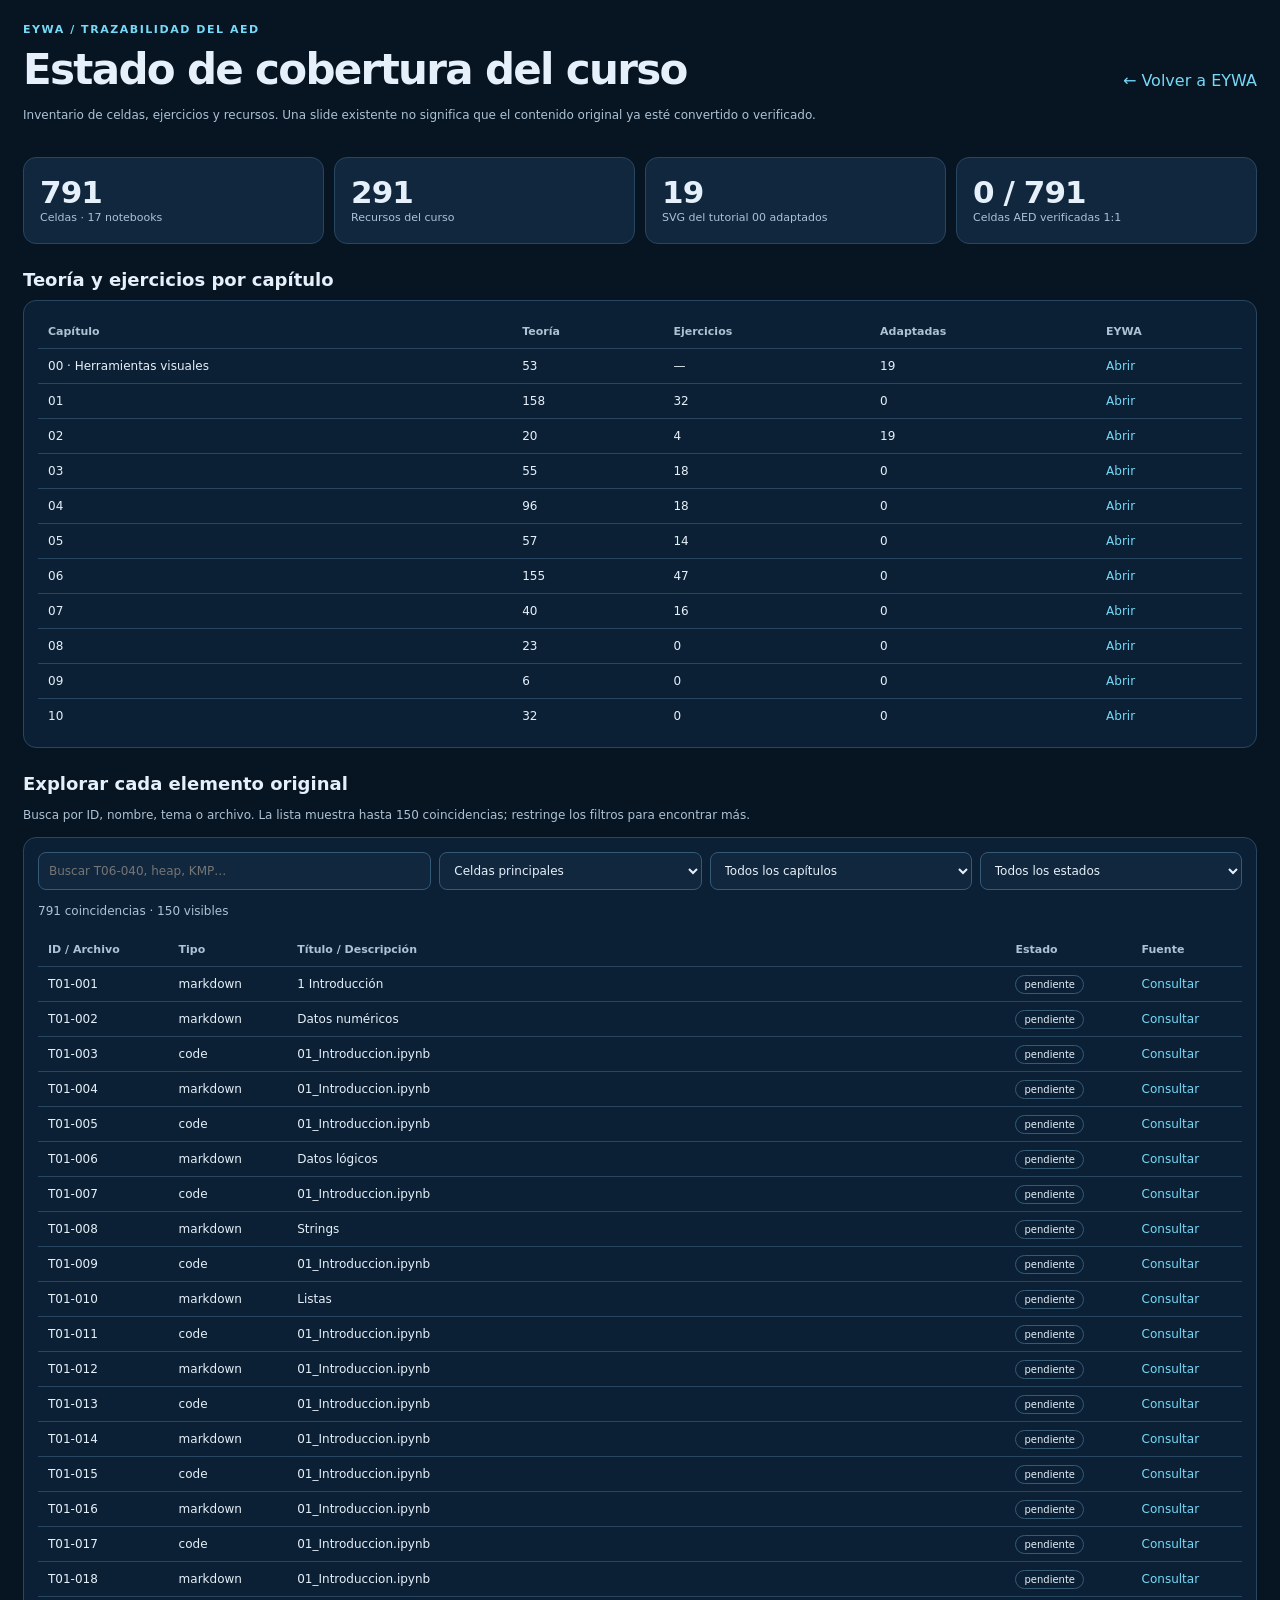
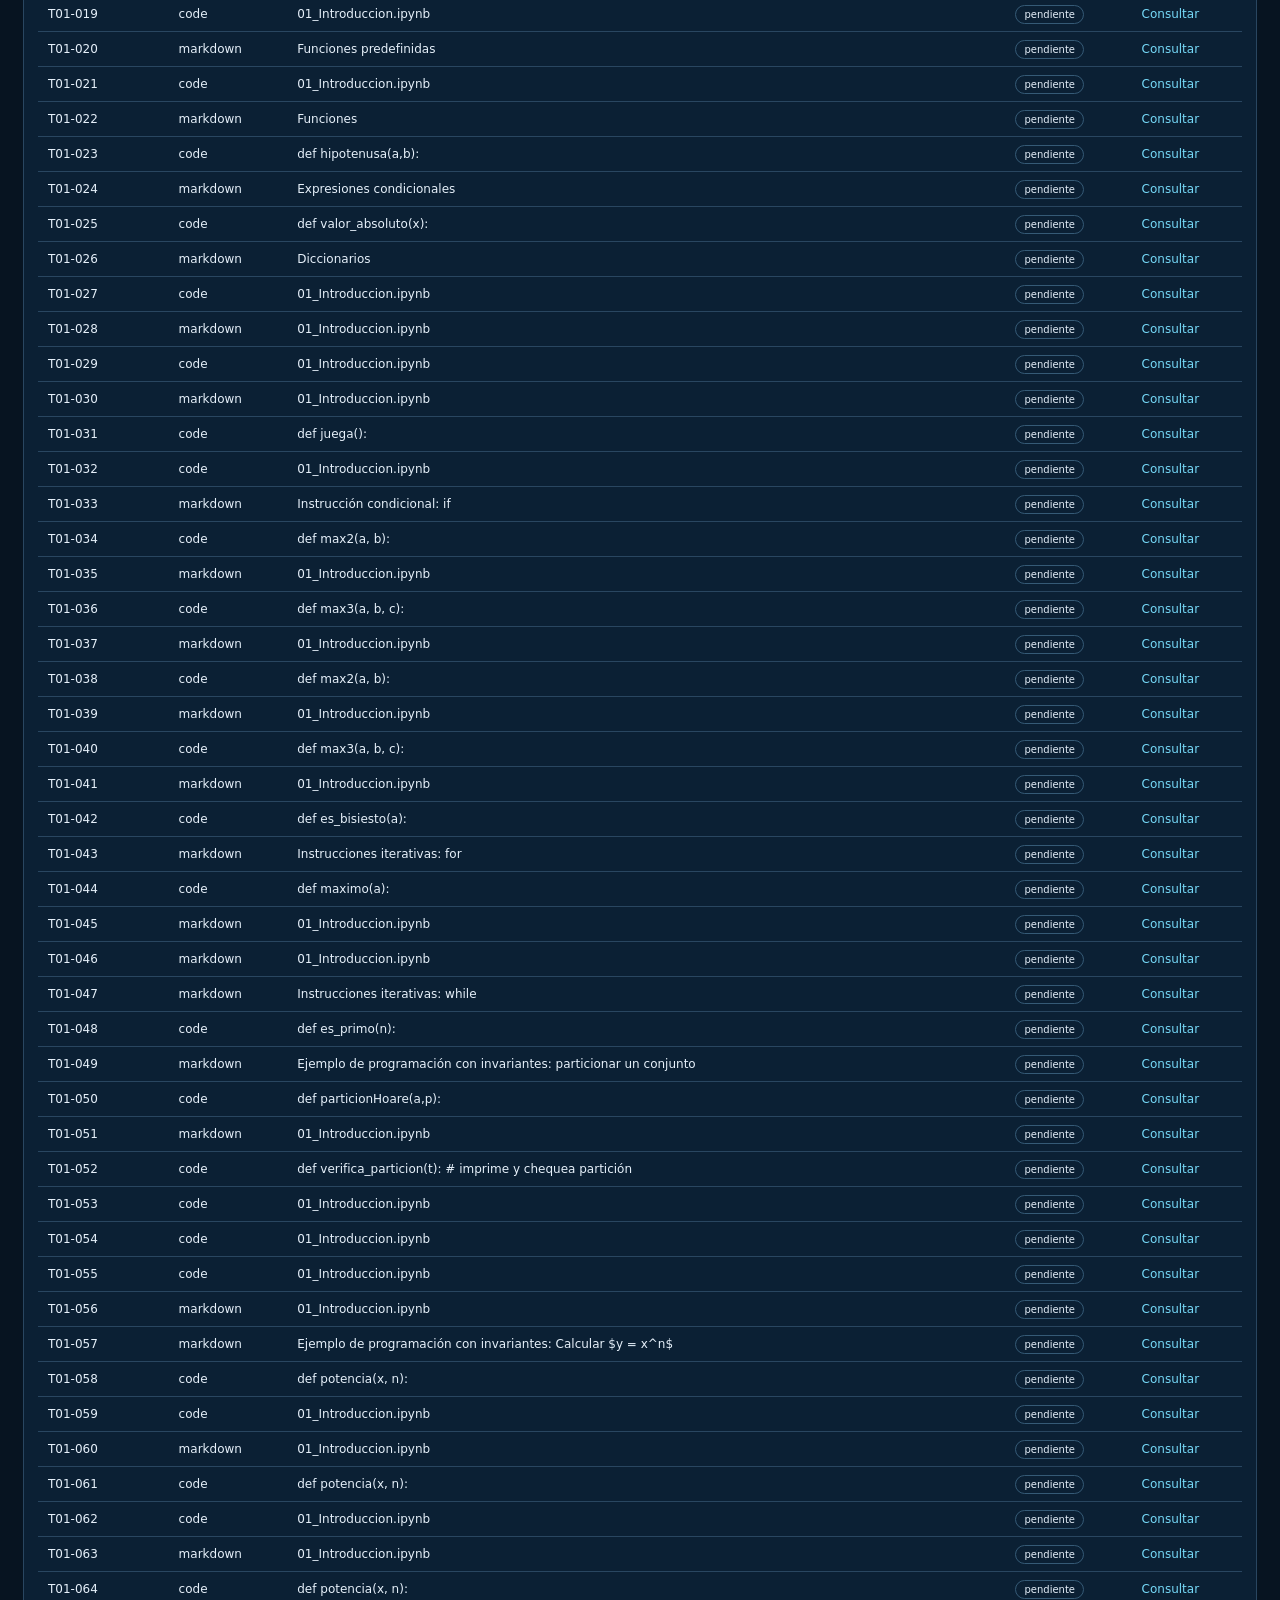
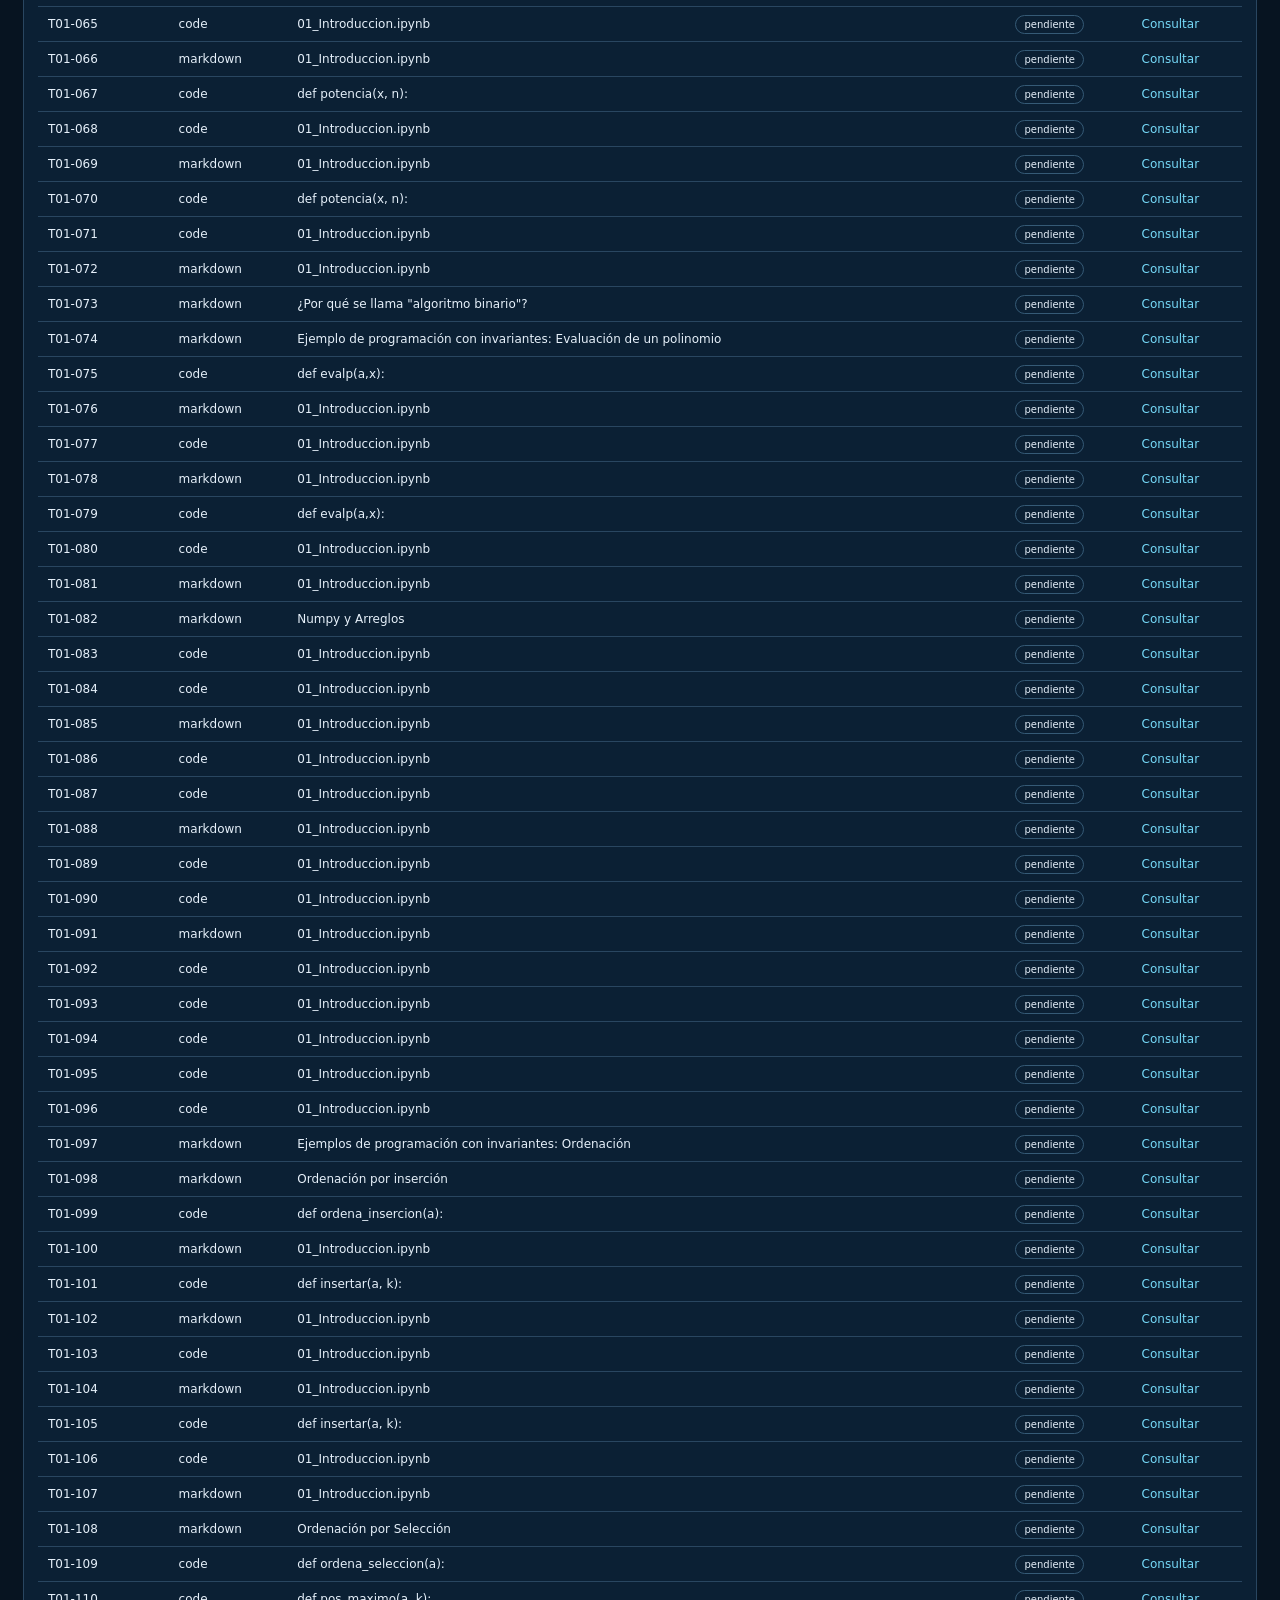
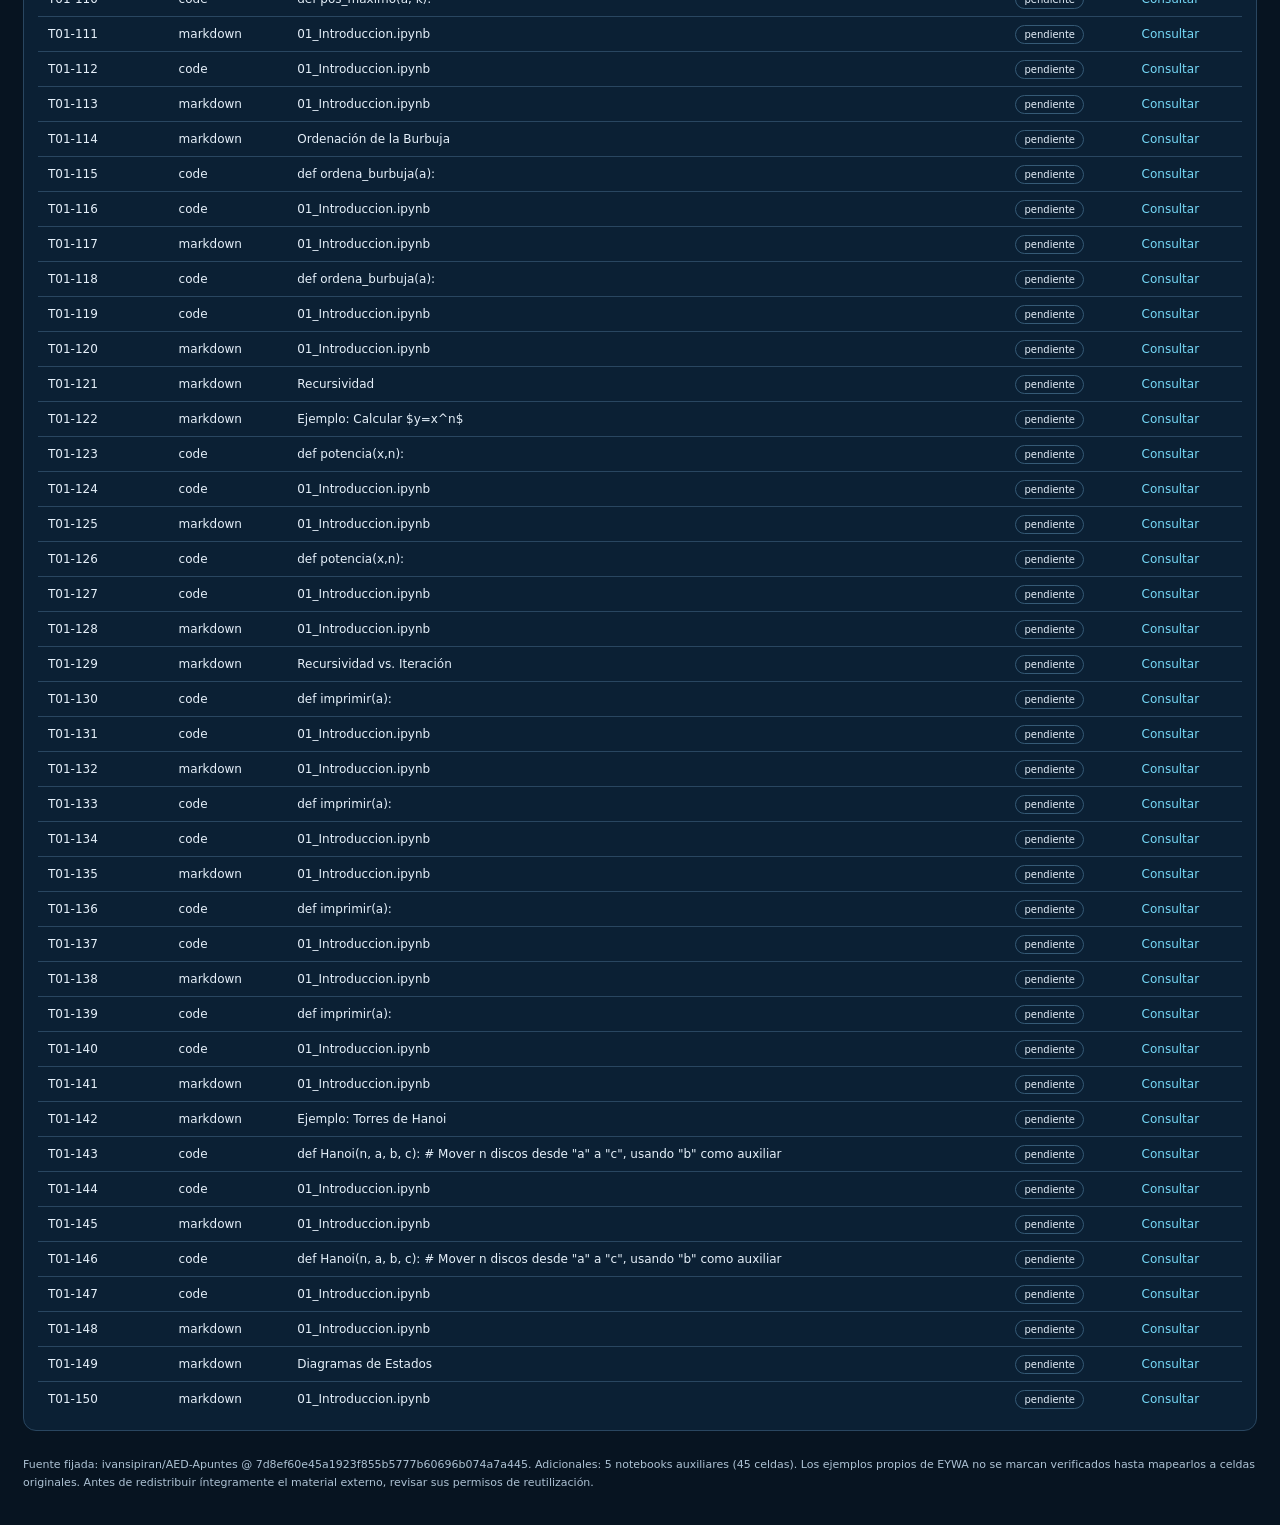
<file: coverage/index.html>
<!doctype html>
<html lang="es">
<head>
<meta charset="utf-8"><meta name="viewport" content="width=device-width,initial-scale=1">
<title>EYWA · Cobertura del curso AED</title>
<style>
:root{font-family:Inter,system-ui,sans-serif;color:#e6f0fa;background:#071421;color-scheme:dark}
*{box-sizing:border-box}body{max-width:1350px;margin:auto;padding:23px}
a{color:#76d9f8;text-decoration:none}a:hover{text-decoration:underline}
header{display:flex;align-items:center;justify-content:space-between;flex-wrap:wrap;gap:14px}
h1{font-size:clamp(24px,4vw,42px);letter-spacing:-.04em;margin:9px 0}
.logo{font-weight:900;letter-spacing:.14em;color:#76d9f8;font-size:11px}
p{line-height:1.6;color:#adc2d4;font-size:12px}h2{font-size:18px;margin:25px 0 10px}
.cards{display:grid;grid-template-columns:repeat(4,1fr);gap:10px;margin-top:20px}
.card{border:1px solid #294660;border-radius:13px;padding:16px;background:#11273e}
.number{display:block;font-size:31px;font-weight:800;letter-spacing:-.03em}
.caption{color:#adc2d4;font-size:11px;line-height:1.5}
.panel{padding:14px;border-radius:13px;border:1px solid #294660;background:#0b2034}
.tablewrap{overflow:auto}table{border-collapse:collapse;min-width:680px;width:100%;font-size:12px}
th,td{padding:10px;border-bottom:1px solid #294660;text-align:left}
th{color:#adc2d4;font-size:11px}tbody tr:last-child td{border:0}
.controls{display:grid;grid-template-columns:1.5fr 1fr 1fr 1fr;gap:8px;margin-bottom:12px}
input,select{width:100%;min-width:0;padding:10px;color:#e6f0fa;background:#11273e;border:1px solid #355a76;border-radius:8px;font:12px system-ui}
input:focus-visible,select:focus-visible,a:focus-visible{outline:2px solid #76d9f8;outline-offset:2px}
.state{font-size:10px;border:1px solid #355a76;border-radius:999px;padding:3px 8px}
.state.adaptado{color:#72e1c6;border-color:#397f78}
.state.excluido_justificado{color:#f5d891;border-color:#aa8844}
.footer{margin-top:25px;color:#adc2d4;font-size:11px;line-height:1.6}
@media(max-width:700px){body{padding:12px}.cards{grid-template-columns:repeat(2,1fr)}.controls{grid-template-columns:1fr 1fr}}
</style>
</head>
<body>
<header><div><div class="logo">EYWA / TRAZABILIDAD DEL AED</div><h1>Estado de cobertura del curso</h1>
<p>Inventario de celdas, ejercicios y recursos. Una slide existente no significa que el contenido original ya esté convertido o verificado.</p></div>
<a href="../index.html">← Volver a EYWA</a></header>
<div class="cards" id="cards"><div class="card">Cargando…</div></div>
<h2>Teoría y ejercicios por capítulo</h2>
<div class="panel tablewrap"><table><thead><tr><th>Capítulo</th><th>Teoría</th><th>Ejercicios</th><th>Adaptadas</th><th>EYWA</th></tr></thead><tbody id="chapters"></tbody></table></div>
<h2>Explorar cada elemento original</h2>
<p>Busca por ID, nombre, tema o archivo. La lista muestra hasta 150 coincidencias; restringe los filtros para encontrar más.</p>
<div class="panel">
<div class="controls">
 <input id="query" placeholder="Buscar T06-040, heap, KMP…" aria-label="Búsqueda">
 <select id="scope" aria-label="Contenido">
  <option value="main">Celdas principales</option><option value="tutorial">Tutorial 00</option>
  <option value="assets">Recursos gráficos</option><option value="aux">Archivos auxiliares</option>
 </select>
 <select id="chapter" aria-label="Capítulo"><option value="">Todos los capítulos</option></select>
 <select id="status" aria-label="Estado">
  <option value="">Todos los estados</option><option value="pendiente">Pendiente</option>
  <option value="adaptado">Adaptado</option><option value="verificado">Verificado</option>
  <option value="excluido_justificado">Exclusión justificada</option>
 </select>
</div>
<p id="count" role="status">Cargando…</p>
<div class="tablewrap"><table><thead><tr><th>ID / Archivo</th><th>Tipo</th><th>Título / Descripción</th><th>Estado</th><th>Fuente</th></tr></thead><tbody id="results"></tbody></table></div>
</div>
<p id="provenance" class="footer"></p>
<script>
(async function(){
"use strict";
const $=id=>document.getElementById(id);
const mk=(tag,value)=>{const node=document.createElement(tag);if(value!==undefined)node.textContent=String(value);return node;};
function a(label,url){const node=mk("a",label);node.href=url;node.rel="noopener noreferrer";node.target="_blank";return node;}
function celltr(items){const tr=mk("tr");for(const item of items){const td=mk("td");if(item&&typeof item==="object")td.appendChild(item);else td.textContent=String(item??"");tr.appendChild(td)}return tr;}
function card(n,label){const x=mk("div");x.className="card";const t=mk("span",n);t.className="number";const c=mk("div",label);c.className="caption";x.append(t,c);return x;}
function badge(s){const x=mk("span",s||"pendiente");x.className="state "+(s||"pendiente");return x;}
const slide={"00":"00-herramientas-visuales","01":"01-introduccion","02":"02-analisis-matematico",
 "03":"03-diseno-eficiente","04":"04-estructuras-elementales","05":"05-pilas-colas-prioridad",
 "06":"06-diccionarios","07":"07-ordenacion","08":"08-busqueda-texto","09":"09-compresion","10":"10-grafos"};
try{
 const responses=await Promise.all(["manifest.json","auxiliary.json","tutorial00.json"].map(f=>fetch(f).then(r=>{if(!r.ok)throw Error(f+" HTTP "+r.status);return r.json()})));
 const [m,aux,user]=responses;
 const sourceUrl=path=>"https://github.com/ivansipiran/AED-Apuntes/blob/"+m.source.commit+"/"+path.split("/").map(encodeURIComponent).join("/");
 $("cards").replaceChildren(card(m.summary.cells,"Celdas · 17 notebooks"),card(m.summary.resources,"Recursos del curso"),
  card(user.summary.adapted_original_svg,"SVG del tutorial 00 adaptados"),card("0 / "+m.summary.cells,"Celdas AED verificadas 1:1"));
 const chapters=new Map();
 for(const n of m.notebooks){const g=chapters.get(n.chapter)||{teoria:0,ejercicios:0,adaptadas:0};g[n.category]+=n.cells.length;
  g.adaptadas+=n.cells.filter(c=>c.status==="adaptado"||c.status==="verificado").length;chapters.set(n.chapter,g);}
 $("chapters").append(celltr(["00 · Herramientas visuales",user.summary.total,"—",user.summary.adapted_original_svg,a("Abrir","../slides/00-herramientas-visuales.html")]));
 for(const [chapter,g] of [...chapters].sort((a,b)=>a[0].localeCompare(b[0]))){
  $("chapters").append(celltr([chapter,g.teoria,g.ejercicios,g.adaptadas,a("Abrir","../slides/"+slide[chapter]+".html")]));
 }
 for(let i=0;i<=10;i++){const value=String(i).padStart(2,"0");const opt=mk("option",value);opt.value=value;$("chapter").append(opt);}
 $("provenance").textContent="Fuente fijada: "+m.source.repository+" @ "+m.source.commit+
 ". Adicionales: "+aux.summary.auxiliary_notebooks+" notebooks auxiliares ("+aux.summary.auxiliary_cells+
 " celdas). Los ejemplos propios de EYWA no se marcan verificados hasta mapearlos a celdas originales."+
 " Antes de redistribuir íntegramente el material externo, revisar sus permisos de reutilización.";
 function rows(){
  const kind=$("scope").value;
  if(kind==="main")return m.notebooks.flatMap(n=>n.cells.map(c=>({id:c.id,chapter:n.chapter,kind:c.kind,name:c.title||n.path,status:c.status,url:sourceUrl(n.path)})));
  if(kind==="assets")return m.resources.map(r=>({id:r.path,chapter:"",kind:r.kind,name:r.referenced_by.length+" referencias encontradas",status:r.status,url:sourceUrl(r.path)}));
  if(kind==="tutorial")return user.cells.map(c=>({id:c.id,chapter:"00",kind:c.kind,name:c.title||(c.produces_svg?"Imagen SVG original":"Celda "+c.index),
   status:c.status,url:c.destination?"../labs/tutorial00/index.html?ex="+c.destination.split("#")[1]:null}));
  return aux.notebooks.flatMap(n=>n.cells.map(c=>({id:c.id,chapter:"",kind:c.kind,name:c.title||n.path,status:c.status,url:sourceUrl(n.path)})));
 }
 function refresh(){
  const q=$("query").value.toLocaleLowerCase("es").trim(),ch=$("chapter").value,st=$("status").value;
  const found=rows().filter(r=>(!ch||r.chapter===ch)&&(!st||r.status===st)&&(!q||[r.id,r.name,r.kind].join(" ").toLocaleLowerCase("es").includes(q)));
  $("count").textContent=found.length+" coincidencias · "+Math.min(found.length,150)+" visibles";
  $("results").replaceChildren();
  for(const x of found.slice(0,150))$("results").append(celltr([x.id,x.kind,x.name,badge(x.status),x.url?a("Consultar",x.url):"Archivo del usuario"]));
 }
 for(const id of ["query","scope","chapter","status"])$(id).addEventListener(id==="query"?"input":"change",refresh);
 refresh();
}catch(e){$("count").textContent="Error de carga: "+String(e.message||e);}
})();
</script>
</body>
</html>
</file>
